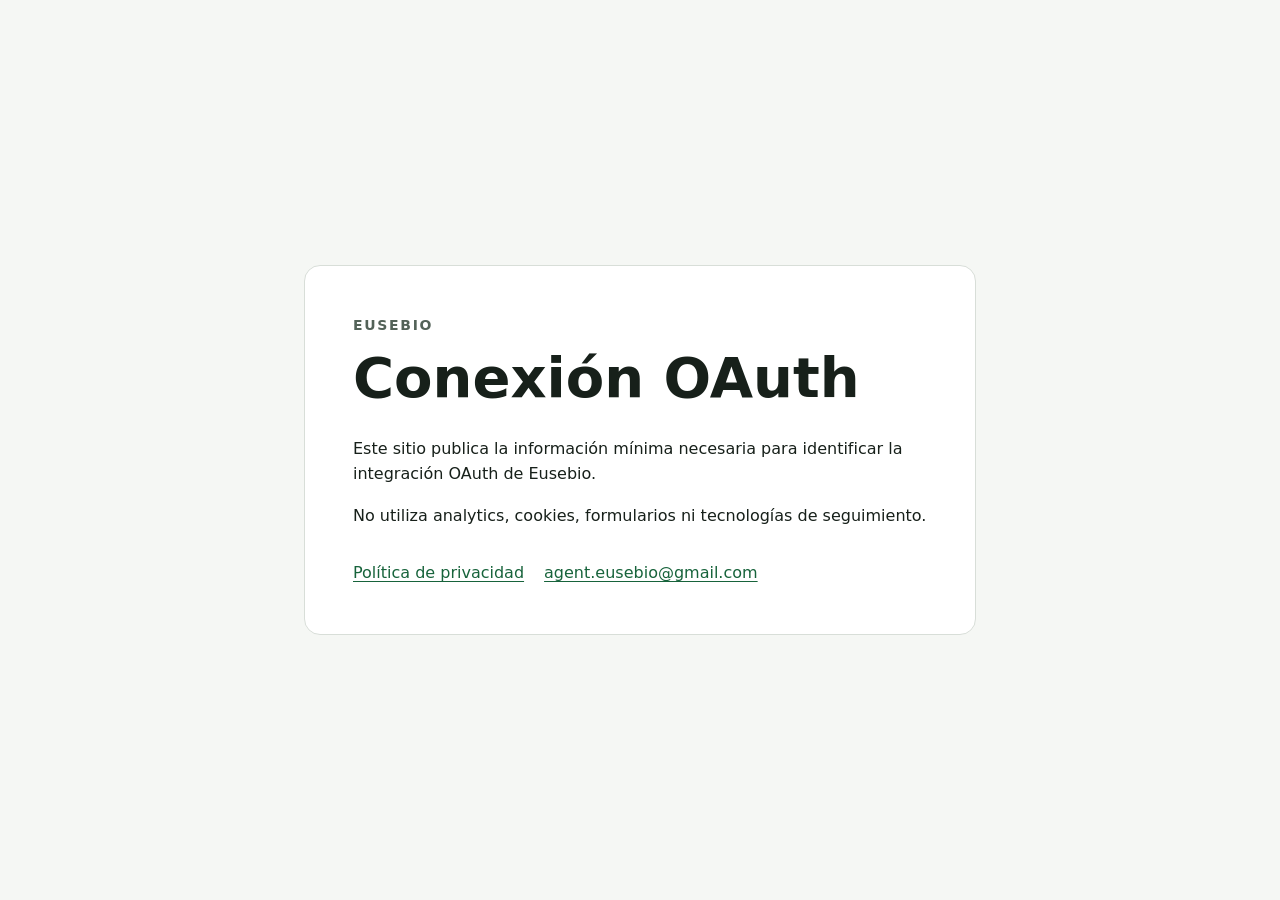
<file: index.html>
<!doctype html>
<html lang="es">
  <head>
    <meta charset="utf-8">
    <meta name="viewport" content="width=device-width, initial-scale=1">
    <meta name="referrer" content="no-referrer">
    <meta name="robots" content="noindex, nofollow">
    <title>Eusebio OAuth</title>
    <link rel="stylesheet" href="styles.css">
  </head>
  <body>
    <main>
      <p class="eyebrow">Eusebio</p>
      <h1>Conexión OAuth</h1>
      <p>
        Este sitio publica la información mínima necesaria para identificar la
        integración OAuth de Eusebio.
      </p>
      <p>
        No utiliza analytics, cookies, formularios ni tecnologías de
        seguimiento.
      </p>
      <nav aria-label="Información legal">
        <a href="privacy/">Política de privacidad</a>
        <a href="mailto:agent.eusebio@gmail.com">agent.eusebio@gmail.com</a>
      </nav>
    </main>
  </body>
</html>
</file>
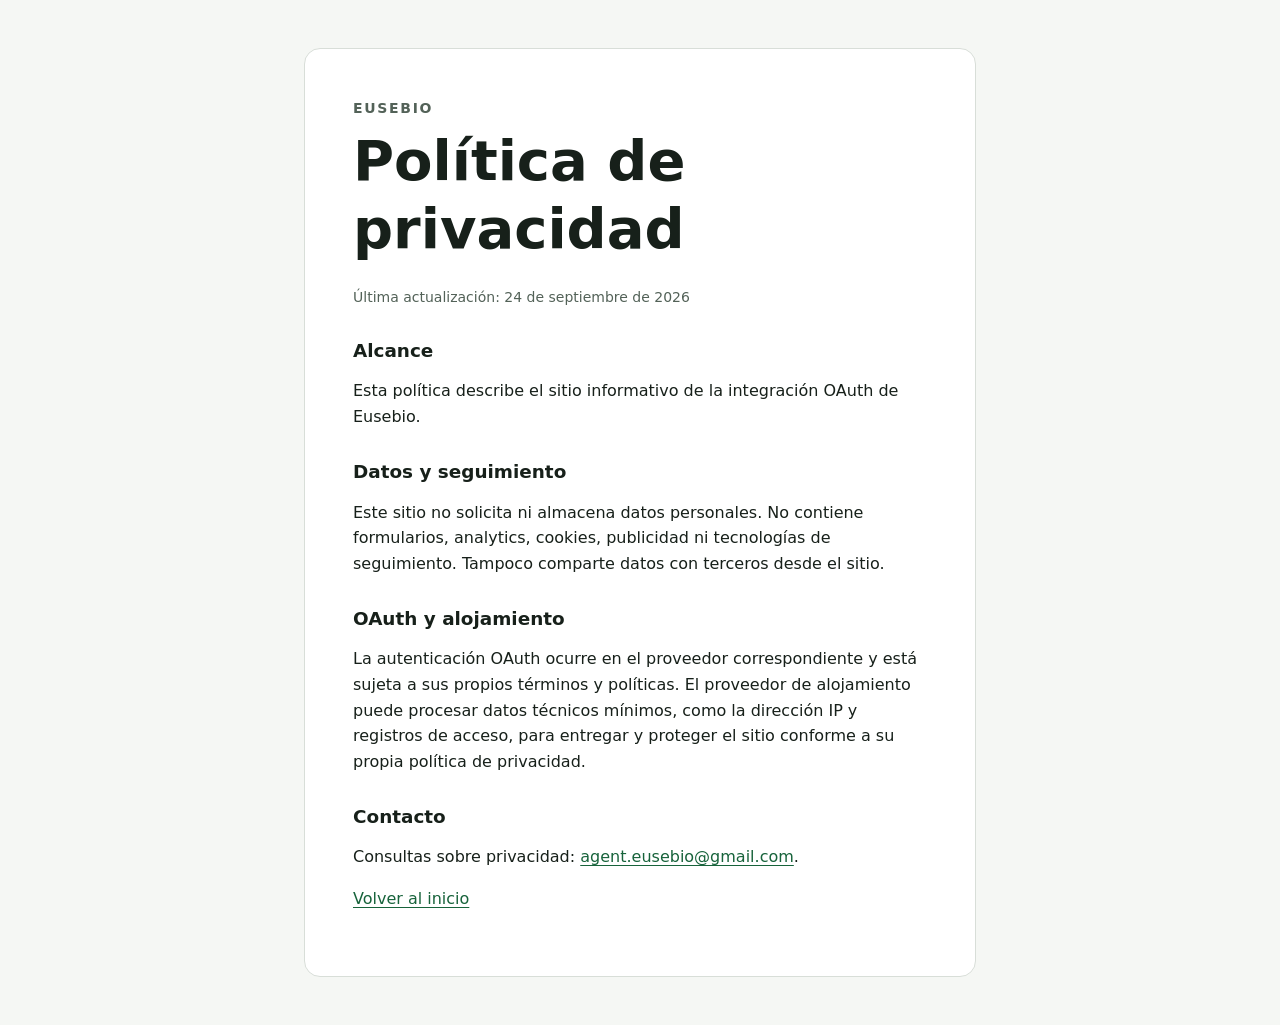
<file: privacy/index.html>
<!doctype html>
<html lang="es">
  <head>
    <meta charset="utf-8">
    <meta name="viewport" content="width=device-width, initial-scale=1">
    <meta name="referrer" content="no-referrer">
    <meta name="robots" content="noindex, nofollow">
    <title>Política de privacidad — Eusebio OAuth</title>
    <link rel="stylesheet" href="../styles.css">
  </head>
  <body>
    <main>
      <p class="eyebrow">Eusebio</p>
      <h1>Política de privacidad</h1>
      <p class="updated">Última actualización: 24 de septiembre de 2026</p>

      <h2>Alcance</h2>
      <p>
        Esta política describe el sitio informativo de la integración OAuth de
        Eusebio.
      </p>

      <h2>Datos y seguimiento</h2>
      <p>
        Este sitio no solicita ni almacena datos personales. No contiene
        formularios, analytics, cookies, publicidad ni tecnologías de
        seguimiento. Tampoco comparte datos con terceros desde el sitio.
      </p>

      <h2>OAuth y alojamiento</h2>
      <p>
        La autenticación OAuth ocurre en el proveedor correspondiente y está
        sujeta a sus propios términos y políticas. El proveedor de alojamiento
        puede procesar datos técnicos mínimos, como la dirección IP y registros
        de acceso, para entregar y proteger el sitio conforme a su propia
        política de privacidad.
      </p>

      <h2>Contacto</h2>
      <p>
        Consultas sobre privacidad:
        <a href="mailto:agent.eusebio@gmail.com">agent.eusebio@gmail.com</a>.
      </p>

      <p><a href="../">Volver al inicio</a></p>
    </main>
  </body>
</html>
</file>
<file: styles.css>
:root {
  color-scheme: light dark;
  font-family: ui-sans-serif, system-ui, -apple-system, BlinkMacSystemFont,
    "Segoe UI", sans-serif;
  line-height: 1.6;
}

* {
  box-sizing: border-box;
}

body {
  min-height: 100vh;
  margin: 0;
  display: grid;
  place-items: center;
  background: #f5f7f4;
  color: #17201a;
}

main {
  width: min(42rem, calc(100% - 2rem));
  margin: 3rem auto;
  padding: clamp(1.5rem, 5vw, 3rem);
  border: 1px solid #d8ded8;
  border-radius: 1rem;
  background: #fff;
}

h1,
h2 {
  line-height: 1.2;
}

h1 {
  margin: 0 0 1.5rem;
  font-size: clamp(2rem, 8vw, 3.5rem);
}

h2 {
  margin-top: 2rem;
  font-size: 1.15rem;
}

.eyebrow,
.updated {
  color: #536258;
  font-size: 0.875rem;
}

.eyebrow {
  margin: 0 0 0.5rem;
  font-weight: 700;
  letter-spacing: 0.12em;
  text-transform: uppercase;
}

nav {
  display: flex;
  flex-wrap: wrap;
  gap: 0.75rem 1.25rem;
  margin-top: 2rem;
}

a {
  color: #17633b;
  text-underline-offset: 0.2em;
}

a:focus-visible {
  outline: 3px solid #86c9a4;
  outline-offset: 4px;
}

@media (prefers-color-scheme: dark) {
  body {
    background: #101512;
    color: #e9efe9;
  }

  main {
    border-color: #354139;
    background: #18201b;
  }

  .eyebrow,
  .updated {
    color: #afbbb2;
  }

  a {
    color: #84d9aa;
  }
}
</file>
